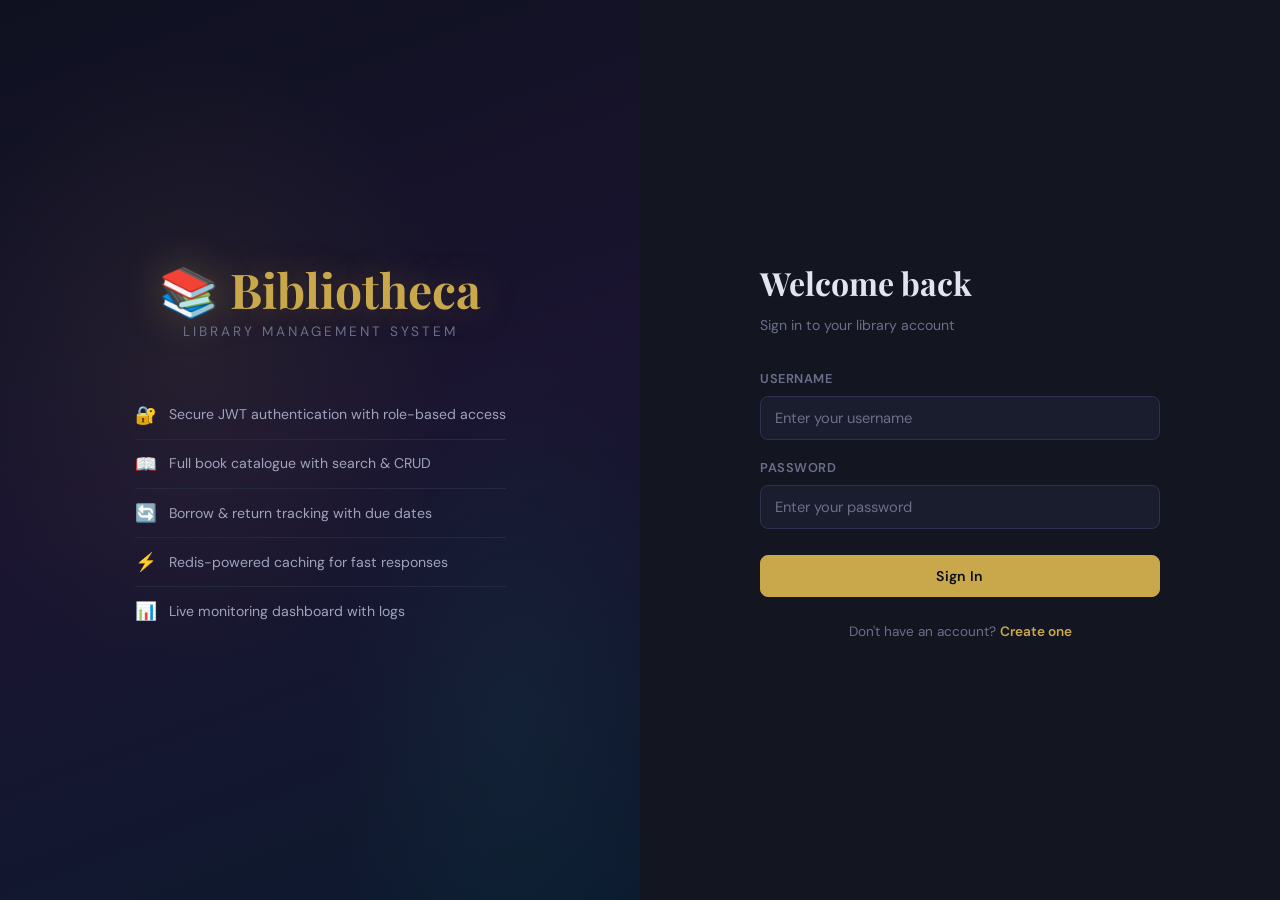
<file: frontend/index.html>
<!DOCTYPE html>
<html lang="en">
<head>
<meta charset="UTF-8"/>
<meta name="viewport" content="width=device-width, initial-scale=1.0"/>
<title>Library Management System — Login</title>
<link rel="stylesheet" href="css/style.css"/>
</head>
<body>
<div class="auth-page">

  <!-- Hero Panel -->
  <div class="auth-hero">
    <div class="auth-hero-content">
      <div class="auth-logo">📚 Bibliotheca</div>
      <div class="auth-tagline">Library Management System</div>
      <ul class="auth-features">
        <li><span class="feat-icon">🔐</span> Secure JWT authentication with role-based access</li>
        <li><span class="feat-icon">📖</span> Full book catalogue with search & CRUD</li>
        <li><span class="feat-icon">🔄</span> Borrow & return tracking with due dates</li>
        <li><span class="feat-icon">⚡</span> Redis-powered caching for fast responses</li>
        <li><span class="feat-icon">📊</span> Live monitoring dashboard with logs</li>
      </ul>
    </div>
  </div>

  <!-- Auth Panel -->
  <div class="auth-panel">
    <div class="auth-form-wrap">

      <!-- LOGIN FORM -->
      <div id="login-view">
        <h2>Welcome back</h2>
        <p class="subtitle">Sign in to your library account</p>

        <div id="login-error" class="form-error" style="display:none;color:var(--red);font-size:0.85rem;margin-bottom:14px;padding:10px 14px;background:var(--red-dim);border-radius:var(--radius-sm);border:1px solid var(--red)"></div>

        <div class="form-group">
          <label>Username</label>
          <input class="form-control" type="text" id="login-username" placeholder="Enter your username" autocomplete="username"/>
        </div>
        <div class="form-group">
          <label>Password</label>
          <input class="form-control" type="password" id="login-password" placeholder="Enter your password" autocomplete="current-password"/>
        </div>

        <button class="btn btn-primary btn-full" id="login-btn" style="margin-top:8px">
          Sign In
        </button>

        <div class="auth-switch">
          Don't have an account? <a href="#" id="show-register">Create one</a>
        </div>
      </div>

      <!-- REGISTER FORM -->
      <div id="register-view" style="display:none">
        <h2>Create account</h2>
        <p class="subtitle">Join the library system</p>

        <div id="reg-error" class="form-error" style="display:none;color:var(--red);font-size:0.85rem;margin-bottom:14px;padding:10px 14px;background:var(--red-dim);border-radius:var(--radius-sm);border:1px solid var(--red)"></div>

        <div class="form-row">
          <div class="form-group">
            <label>Username</label>
            <input class="form-control" type="text" id="reg-username" placeholder="username" autocomplete="username"/>
          </div>
          <div class="form-group">
            <label>Role</label>
            <select class="form-control" id="reg-role">
              <option value="member">Member</option>
              <option value="admin">Admin</option>
            </select>
          </div>
        </div>
        <div class="form-group">
          <label>Email</label>
          <input class="form-control" type="email" id="reg-email" placeholder="you@example.com" autocomplete="email"/>
        </div>
        <div class="form-group">
          <label>Password</label>
          <input class="form-control" type="password" id="reg-password" placeholder="Min 6 characters" autocomplete="new-password"/>
        </div>

        <button class="btn btn-primary btn-full" id="register-btn" style="margin-top:8px">
          Create Account
        </button>

        <div class="auth-switch">
          Already have an account? <a href="#" id="show-login">Sign in</a>
        </div>
      </div>

    </div>
  </div>
</div>

<script type="module">
import { authAPI, auth } from './js/api.js';
import { redirectIfLoggedIn, setLoading } from './js/utils.js';

redirectIfLoggedIn('dashboard.html');

// Toggle views
document.getElementById('show-register').addEventListener('click', e => {
  e.preventDefault();
  document.getElementById('login-view').style.display = 'none';
  document.getElementById('register-view').style.display = 'block';
});
document.getElementById('show-login').addEventListener('click', e => {
  e.preventDefault();
  document.getElementById('register-view').style.display = 'none';
  document.getElementById('login-view').style.display = 'block';
});

// Login
const loginBtn = document.getElementById('login-btn');
async function doLogin() {
  const username = document.getElementById('login-username').value.trim();
  const password = document.getElementById('login-password').value;
  const errEl    = document.getElementById('login-error');
  errEl.style.display = 'none';
  if (!username || !password) { errEl.textContent = 'Please fill in all fields.'; errEl.style.display = 'block'; return; }
  setLoading(loginBtn, true, 'Sign In');
  try {
    const data = await authAPI.login(username, password);
    auth.setToken(data.access_token);
    const me = await authAPI.me();
    auth.setUser(me);
    window.location.href = 'dashboard.html';
  } catch (e) {
    errEl.textContent = e.message;
    errEl.style.display = 'block';
  } finally { setLoading(loginBtn, false, 'Sign In'); }
}
loginBtn.addEventListener('click', doLogin);
document.getElementById('login-password').addEventListener('keydown', e => { if (e.key === 'Enter') doLogin(); });

// Register
const regBtn = document.getElementById('register-btn');
async function doRegister() {
  const username = document.getElementById('reg-username').value.trim();
  const email    = document.getElementById('reg-email').value.trim();
  const password = document.getElementById('reg-password').value;
  const role     = document.getElementById('reg-role').value;
  const errEl    = document.getElementById('reg-error');
  errEl.style.display = 'none';
  if (!username || !email || !password) { errEl.textContent = 'Please fill in all fields.'; errEl.style.display = 'block'; return; }
  setLoading(regBtn, true, 'Create Account');
  try {
    const data = await authAPI.register(username, email, password, role);
    auth.setToken(data.access_token);
    auth.setUser(data.user);
    window.location.href = 'dashboard.html';
  } catch (e) {
    errEl.textContent = e.message;
    errEl.style.display = 'block';
  } finally { setLoading(regBtn, false, 'Create Account'); }
}
regBtn.addEventListener('click', doRegister);
document.getElementById('reg-password').addEventListener('keydown', e => { if (e.key === 'Enter') doRegister(); });
</script>
</body>
</html>
</file>
<file: frontend/css/style.css>
/* ============================================================
   Library Management System — Global Stylesheet
   Design: Dark editorial / luxury library aesthetic
   Fonts: Playfair Display (headings) + DM Sans (body)
   ============================================================ */

@import url('https://fonts.googleapis.com/css2?family=Playfair+Display:ital,wght@0,600;0,700;1,400&family=DM+Sans:wght@300;400;500;600&display=swap');

/* ── Variables ────────────────────────────────────────────── */
:root {
  --bg:         #0c0e14;
  --bg2:        #131621;
  --bg3:        #1a1d2e;
  --card:       #181b28;
  --card2:      #1f2235;
  --border:     #252840;
  --border2:    #2e3150;

  --gold:       #c9a84c;
  --gold2:      #e8c97a;
  --gold-dim:   rgba(201,168,76,0.12);
  --gold-glow:  rgba(201,168,76,0.25);

  --teal:       #2dd4bf;
  --teal-dim:   rgba(45,212,191,0.1);

  --red:        #f43f5e;
  --red-dim:    rgba(244,63,94,0.12);

  --green:      #34d399;
  --green-dim:  rgba(52,211,153,0.1);

  --amber:      #fbbf24;
  --amber-dim:  rgba(251,191,36,0.1);

  --text:       #e2e4ef;
  --text2:      #9fa3be;
  --text3:      #6b6f8a;

  --radius:     12px;
  --radius-sm:  8px;
  --radius-lg:  16px;

  --shadow:     0 4px 24px rgba(0,0,0,0.4);
  --shadow-lg:  0 8px 40px rgba(0,0,0,0.6);
  --shadow-gold: 0 0 30px rgba(201,168,76,0.15);

  --transition: 0.2s cubic-bezier(0.4,0,0.2,1);
}

/* ── Reset ────────────────────────────────────────────────── */
*, *::before, *::after { box-sizing: border-box; margin: 0; padding: 0; }
html { scroll-behavior: smooth; }
body {
  font-family: 'DM Sans', sans-serif;
  background: var(--bg);
  color: var(--text);
  min-height: 100vh;
  line-height: 1.6;
  -webkit-font-smoothing: antialiased;
}
img { max-width: 100%; display: block; }
button { cursor: pointer; font-family: inherit; }
input, textarea, select { font-family: inherit; }
a { color: var(--gold); text-decoration: none; }

/* ── Auth pages ───────────────────────────────────────────── */
.auth-page {
  min-height: 100vh;
  display: grid;
  grid-template-columns: 1fr 1fr;
}
@media (max-width: 768px) { .auth-page { grid-template-columns: 1fr; } }

.auth-hero {
  background: linear-gradient(160deg, #0f1120 0%, #1a1430 50%, #0c1a2e 100%);
  display: flex;
  flex-direction: column;
  justify-content: center;
  align-items: center;
  padding: 60px 48px;
  position: relative;
  overflow: hidden;
}
.auth-hero::before {
  content: '';
  position: absolute;
  inset: 0;
  background:
    radial-gradient(ellipse 60% 50% at 30% 40%, rgba(201,168,76,0.08) 0%, transparent 70%),
    radial-gradient(ellipse 40% 60% at 80% 80%, rgba(45,212,191,0.05) 0%, transparent 70%);
}
.auth-hero-content { position: relative; z-index: 1; text-align: center; max-width: 380px; }
.auth-logo {
  font-family: 'Playfair Display', serif;
  font-size: 3rem;
  font-weight: 700;
  color: var(--gold);
  line-height: 1;
  margin-bottom: 8px;
  text-shadow: 0 0 40px rgba(201,168,76,0.3);
}
.auth-tagline {
  font-size: 0.85rem;
  letter-spacing: 3px;
  text-transform: uppercase;
  color: var(--text3);
  margin-bottom: 48px;
}
.auth-features { list-style: none; text-align: left; }
.auth-features li {
  display: flex; align-items: center; gap: 12px;
  padding: 10px 0; border-bottom: 1px solid var(--border);
  font-size: 0.88rem; color: var(--text2);
}
.auth-features li:last-child { border-bottom: none; }
.feat-icon { color: var(--gold); font-size: 1.1rem; flex-shrink: 0; }
@media (max-width: 768px) { .auth-hero { display: none; } }

.auth-panel {
  display: flex;
  flex-direction: column;
  justify-content: center;
  align-items: center;
  padding: 60px 48px;
  background: var(--bg2);
}
.auth-form-wrap { width: 100%; max-width: 400px; }
.auth-form-wrap h2 {
  font-family: 'Playfair Display', serif;
  font-size: 2rem;
  color: var(--text);
  margin-bottom: 6px;
}
.auth-form-wrap p.subtitle { color: var(--text3); font-size: 0.88rem; margin-bottom: 32px; }
.auth-switch { margin-top: 24px; text-align: center; font-size: 0.85rem; color: var(--text3); }
.auth-switch a { color: var(--gold); font-weight: 600; }
.auth-switch a:hover { color: var(--gold2); }

/* ── Form elements ────────────────────────────────────────── */
.form-group { margin-bottom: 18px; }
.form-group label {
  display: block; font-size: 0.8rem; font-weight: 600;
  letter-spacing: 0.5px; text-transform: uppercase;
  color: var(--text3); margin-bottom: 7px;
}
.form-control {
  width: 100%;
  background: var(--bg3);
  border: 1px solid var(--border2);
  border-radius: var(--radius-sm);
  color: var(--text);
  padding: 11px 14px;
  font-size: 0.92rem;
  transition: border-color var(--transition), box-shadow var(--transition);
  outline: none;
}
.form-control:focus {
  border-color: var(--gold);
  box-shadow: 0 0 0 3px var(--gold-dim);
}
.form-control::placeholder { color: var(--text3); }
select.form-control { appearance: none; background-image: url("data:image/svg+xml,%3Csvg xmlns='http://www.w3.org/2000/svg' width='12' height='8' fill='none'%3E%3Cpath d='M1 1l5 5 5-5' stroke='%236b6f8a' stroke-width='1.5' stroke-linecap='round'/%3E%3C/svg%3E"); background-repeat: no-repeat; background-position: right 14px center; padding-right: 36px; }
.form-row { display: grid; grid-template-columns: 1fr 1fr; gap: 14px; }
@media (max-width: 500px) { .form-row { grid-template-columns: 1fr; } }

/* ── Buttons ──────────────────────────────────────────────── */
.btn {
  display: inline-flex; align-items: center; justify-content: center; gap: 7px;
  padding: 11px 22px; border-radius: var(--radius-sm);
  font-size: 0.88rem; font-weight: 600; letter-spacing: 0.3px;
  border: 1.5px solid transparent;
  transition: all var(--transition);
  white-space: nowrap;
}
.btn:disabled { opacity: 0.5; pointer-events: none; }
.btn-primary {
  background: var(--gold); color: #0c0e14; border-color: var(--gold);
}
.btn-primary:hover { background: var(--gold2); border-color: var(--gold2); box-shadow: 0 0 20px var(--gold-glow); transform: translateY(-1px); }
.btn-secondary {
  background: var(--card2); color: var(--text); border-color: var(--border2);
}
.btn-secondary:hover { border-color: var(--gold); color: var(--gold); }
.btn-danger {
  background: var(--red-dim); color: var(--red); border-color: var(--red);
}
.btn-danger:hover { background: var(--red); color: white; }
.btn-ghost {
  background: transparent; color: var(--text2); border-color: var(--border2);
}
.btn-ghost:hover { border-color: var(--text2); color: var(--text); }
.btn-teal {
  background: var(--teal-dim); color: var(--teal); border-color: var(--teal);
}
.btn-teal:hover { background: var(--teal); color: var(--bg); }
.btn-full { width: 100%; }
.btn-sm { padding: 7px 14px; font-size: 0.8rem; }
.btn-icon {
  background: transparent; border: none; color: var(--text3);
  padding: 6px; border-radius: 6px; display: inline-flex; align-items: center; justify-content: center;
  transition: all var(--transition);
}
.btn-icon:hover { background: var(--card2); color: var(--text); }

/* ── App shell ────────────────────────────────────────────── */
.app-shell { display: grid; grid-template-columns: 240px 1fr; min-height: 100vh; }
@media (max-width: 900px) { .app-shell { grid-template-columns: 1fr; } }

/* ── Sidebar ──────────────────────────────────────────────── */
.sidebar {
  background: var(--bg2);
  border-right: 1px solid var(--border);
  display: flex; flex-direction: column;
  position: sticky; top: 0; height: 100vh;
  overflow-y: auto;
}
.sidebar-logo {
  padding: 28px 24px 20px;
  border-bottom: 1px solid var(--border);
}
.sidebar-logo .logo-text {
  font-family: 'Playfair Display', serif;
  font-size: 1.35rem; font-weight: 700;
  color: var(--gold);
  line-height: 1.2;
}
.sidebar-logo .logo-sub {
  font-size: 0.7rem; letter-spacing: 2px; text-transform: uppercase;
  color: var(--text3); margin-top: 2px;
}
.sidebar-nav { padding: 16px 12px; flex: 1; }
.nav-section-label {
  font-size: 0.65rem; font-weight: 700; letter-spacing: 2px; text-transform: uppercase;
  color: var(--text3); padding: 14px 12px 6px;
}
.nav-item {
  display: flex; align-items: center; gap: 12px;
  padding: 10px 12px; border-radius: var(--radius-sm);
  color: var(--text2); font-size: 0.875rem; font-weight: 500;
  transition: all var(--transition); cursor: pointer; margin-bottom: 2px;
  text-decoration: none; border: none; background: none; width: 100%; text-align: left;
}
.nav-item:hover { background: var(--bg3); color: var(--text); }
.nav-item.active { background: var(--gold-dim); color: var(--gold); font-weight: 600; }
.nav-item .nav-icon { font-size: 1rem; width: 20px; text-align: center; }
.nav-item .nav-badge {
  margin-left: auto; background: var(--red); color: white;
  font-size: 0.65rem; font-weight: 700; border-radius: 10px; padding: 2px 7px;
}

.sidebar-footer {
  padding: 16px 12px;
  border-top: 1px solid var(--border);
}
.user-card {
  display: flex; align-items: center; gap: 10px;
  padding: 10px; border-radius: var(--radius-sm);
  background: var(--bg3);
}
.user-avatar {
  width: 34px; height: 34px; border-radius: 50%;
  background: linear-gradient(135deg, var(--gold), #8b5e1a);
  display: flex; align-items: center; justify-content: center;
  font-weight: 700; font-size: 0.85rem; color: var(--bg); flex-shrink: 0;
}
.user-info { flex: 1; min-width: 0; }
.user-name { font-size: 0.82rem; font-weight: 600; color: var(--text); white-space: nowrap; overflow: hidden; text-overflow: ellipsis; }
.user-role { font-size: 0.68rem; text-transform: uppercase; letter-spacing: 1px; }
.role-admin   { color: var(--gold); }
.role-member  { color: var(--teal); }

/* ── Main content ─────────────────────────────────────────── */
.main-content { flex: 1; overflow-y: auto; }
.page { display: none; padding: 32px; }
.page.active { display: block; }

.page-header { margin-bottom: 28px; }
.page-header h1 {
  font-family: 'Playfair Display', serif;
  font-size: 1.8rem; font-weight: 700; color: var(--text);
}
.page-header p { color: var(--text3); font-size: 0.88rem; margin-top: 4px; }

.page-toolbar {
  display: flex; align-items: center; gap: 12px;
  margin-bottom: 20px; flex-wrap: wrap;
}
.search-box {
  flex: 1; min-width: 220px;
  position: relative;
}
.search-box input {
  width: 100%; padding: 10px 14px 10px 38px;
  background: var(--card); border: 1px solid var(--border2);
  border-radius: var(--radius-sm); color: var(--text); font-size: 0.88rem; outline: none;
  transition: border-color var(--transition);
}
.search-box input:focus { border-color: var(--gold); }
.search-box::before {
  content: '⌕'; position: absolute; left: 12px; top: 50%; transform: translateY(-50%);
  color: var(--text3); font-size: 1.1rem; pointer-events: none;
}
.filter-select {
  background: var(--card); border: 1px solid var(--border2);
  border-radius: var(--radius-sm); color: var(--text); font-size: 0.85rem;
  padding: 10px 14px; outline: none; cursor: pointer;
}

/* ── Stat cards ───────────────────────────────────────────── */
.stats-row { display: grid; grid-template-columns: repeat(auto-fit, minmax(180px, 1fr)); gap: 16px; margin-bottom: 28px; }
.stat-card {
  background: var(--card); border: 1px solid var(--border);
  border-radius: var(--radius); padding: 20px;
  position: relative; overflow: hidden;
  transition: transform var(--transition), box-shadow var(--transition);
}
.stat-card:hover { transform: translateY(-2px); box-shadow: var(--shadow-gold); }
.stat-card::after {
  content: ''; position: absolute; top: 0; left: 0; right: 0; height: 2px;
  background: var(--gold);
}
.stat-card.teal::after { background: var(--teal); }
.stat-card.red::after  { background: var(--red); }
.stat-card.green::after { background: var(--green); }
.stat-card.amber::after { background: var(--amber); }
.stat-label { font-size: 0.72rem; text-transform: uppercase; letter-spacing: 1px; color: var(--text3); margin-bottom: 10px; }
.stat-value { font-size: 2.2rem; font-weight: 700; color: var(--text); line-height: 1; }
.stat-sub   { font-size: 0.75rem; color: var(--text3); margin-top: 6px; }

/* ── Cards / Grid ─────────────────────────────────────────── */
.card {
  background: var(--card); border: 1px solid var(--border);
  border-radius: var(--radius); overflow: hidden;
}
.card-header {
  padding: 18px 20px; border-bottom: 1px solid var(--border);
  display: flex; align-items: center; justify-content: space-between;
}
.card-header h3 { font-size: 0.9rem; font-weight: 700; color: var(--text); }
.card-body { padding: 20px; }

/* ── Table ────────────────────────────────────────────────── */
.table-wrap { overflow-x: auto; }
table { width: 100%; border-collapse: collapse; font-size: 0.86rem; }
thead th {
  text-align: left; padding: 12px 16px;
  font-size: 0.72rem; font-weight: 700; text-transform: uppercase; letter-spacing: 1px;
  color: var(--text3); border-bottom: 1px solid var(--border);
  background: var(--card2);
}
tbody td { padding: 13px 16px; border-bottom: 1px solid rgba(255,255,255,0.03); color: var(--text2); vertical-align: middle; }
tbody tr { transition: background var(--transition); }
tbody tr:hover { background: rgba(255,255,255,0.02); }
tbody tr:last-child td { border-bottom: none; }

/* ── Books grid ───────────────────────────────────────────── */
.books-grid {
  display: grid;
  grid-template-columns: repeat(auto-fill, minmax(260px, 1fr));
  gap: 18px;
}
.book-card {
  background: var(--card); border: 1px solid var(--border);
  border-radius: var(--radius); padding: 20px;
  display: flex; flex-direction: column; gap: 12px;
  transition: transform var(--transition), box-shadow var(--transition), border-color var(--transition);
  cursor: default;
}
.book-card:hover { transform: translateY(-3px); box-shadow: var(--shadow); border-color: var(--border2); }
.book-card-spine {
  width: 100%; height: 4px; border-radius: 2px;
  background: linear-gradient(90deg, var(--gold), var(--teal));
  margin-bottom: 4px;
}
.book-title {
  font-family: 'Playfair Display', serif;
  font-size: 1rem; font-weight: 600; color: var(--text);
  line-height: 1.35; display: -webkit-box; -webkit-line-clamp: 2; -webkit-box-orient: vertical; overflow: hidden;
}
.book-author { font-size: 0.8rem; color: var(--text3); }
.book-isbn { font-size: 0.72rem; color: var(--text3); font-family: monospace; }
.book-meta { display: flex; align-items: center; gap: 8px; flex-wrap: wrap; margin-top: auto; }
.book-actions { display: flex; gap: 6px; margin-top: 4px; }
.book-actions .btn { flex: 1; }

/* ── Badges ───────────────────────────────────────────────── */
.badge {
  display: inline-flex; align-items: center; gap: 4px;
  padding: 3px 10px; border-radius: 20px; font-size: 0.72rem; font-weight: 700;
  text-transform: uppercase; letter-spacing: 0.5px;
}
.badge-available  { background: var(--green-dim);  color: var(--green);  border: 1px solid rgba(52,211,153,0.3); }
.badge-unavailable{ background: var(--red-dim);    color: var(--red);    border: 1px solid rgba(244,63,94,0.3); }
.badge-active     { background: var(--teal-dim);   color: var(--teal);   border: 1px solid rgba(45,212,191,0.3); }
.badge-returned   { background: var(--green-dim);  color: var(--green);  border: 1px solid rgba(52,211,153,0.3); }
.badge-overdue    { background: var(--red-dim);    color: var(--red);    border: 1px solid rgba(244,63,94,0.3); }
.badge-admin      { background: var(--gold-dim);   color: var(--gold);   border: 1px solid rgba(201,168,76,0.3); }
.badge-member     { background: var(--teal-dim);   color: var(--teal);   border: 1px solid rgba(45,212,191,0.3); }
.copies-badge { font-size: 0.75rem; color: var(--text3); }

/* ── Modal ────────────────────────────────────────────────── */
.modal { display: none; position: fixed; inset: 0; z-index: 1000; align-items: center; justify-content: center; }
.modal.open { display: flex; }
.modal-backdrop {
  position: absolute; inset: 0;
  background: rgba(8,10,18,0.85);
  backdrop-filter: blur(6px);
  animation: fadeIn 0.2s ease;
}
.modal-box {
  position: relative; z-index: 1;
  background: var(--card); border: 1px solid var(--border2);
  border-radius: var(--radius-lg); padding: 28px;
  width: 90%; max-width: 520px; max-height: 90vh; overflow-y: auto;
  box-shadow: var(--shadow-lg);
  animation: slideUp 0.25s cubic-bezier(0.34,1.56,0.64,1);
}
.modal-title {
  font-family: 'Playfair Display', serif;
  font-size: 1.3rem; margin-bottom: 20px; color: var(--text);
}
.modal-actions { display: flex; gap: 10px; margin-top: 24px; justify-content: flex-end; }

/* ── Toast ────────────────────────────────────────────────── */
#toast-container {
  position: fixed; top: 20px; right: 20px; z-index: 9999;
  display: flex; flex-direction: column; gap: 8px;
}
.toast {
  display: flex; align-items: center; gap: 10px;
  padding: 12px 18px; border-radius: var(--radius-sm);
  font-size: 0.85rem; font-weight: 500;
  max-width: 340px; background: var(--card2); border: 1px solid var(--border2);
  box-shadow: var(--shadow); color: var(--text);
  opacity: 0; transform: translateX(30px);
  transition: opacity 0.25s ease, transform 0.25s ease;
}
.toast.show { opacity: 1; transform: translateX(0); }
.toast-icon { font-size: 1rem; flex-shrink: 0; }
.toast-success { border-color: var(--green); background: rgba(52,211,153,0.1); }
.toast-success .toast-icon { color: var(--green); }
.toast-error   { border-color: var(--red);   background: rgba(244,63,94,0.1); }
.toast-error   .toast-icon { color: var(--red); }
.toast-warning { border-color: var(--amber); background: rgba(251,191,36,0.1); }
.toast-warning .toast-icon { color: var(--amber); }
.toast-info    { border-color: var(--gold);  background: var(--gold-dim); }
.toast-info    .toast-icon { color: var(--gold); }

/* ── Confirm dialog ───────────────────────────────────────── */
.confirm-overlay {
  position: fixed; inset: 0; background: rgba(8,10,18,0.8);
  display: flex; align-items: center; justify-content: center;
  z-index: 2000; opacity: 0; transition: opacity 0.2s;
}
.confirm-overlay.show { opacity: 1; }
.confirm-box {
  background: var(--card); border: 1px solid var(--border2);
  border-radius: var(--radius); padding: 28px; max-width: 360px; width: 90%;
  box-shadow: var(--shadow-lg);
}
.confirm-box p { color: var(--text); margin-bottom: 20px; font-size: 0.95rem; }
.confirm-actions { display: flex; gap: 10px; justify-content: flex-end; }

/* ── Spinner ──────────────────────────────────────────────── */
.spinner-wrap { display: flex; align-items: center; justify-content: center; padding: 48px; }
.spinner {
  width: 36px; height: 36px; border: 3px solid var(--border2);
  border-top-color: var(--gold); border-radius: 50%;
  animation: spin 0.7s linear infinite;
}
.btn-spinner {
  display: inline-block; width: 13px; height: 13px;
  border: 2px solid currentColor; border-top-color: transparent;
  border-radius: 50%; animation: spin 0.7s linear infinite;
}

/* ── Pagination ───────────────────────────────────────────── */
.pagination { display: flex; align-items: center; gap: 8px; margin-top: 20px; justify-content: center; }
.pagination button {
  padding: 7px 14px; border-radius: var(--radius-sm);
  background: var(--card2); border: 1px solid var(--border2);
  color: var(--text2); font-size: 0.82rem; cursor: pointer; transition: all var(--transition);
}
.pagination button:hover:not(:disabled) { border-color: var(--gold); color: var(--gold); }
.pagination button.active { background: var(--gold-dim); color: var(--gold); border-color: var(--gold); font-weight: 700; }
.pagination button:disabled { opacity: 0.3; cursor: not-allowed; }
.pagination-info { font-size: 0.8rem; color: var(--text3); }

/* ── Empty state ──────────────────────────────────────────── */
.empty-state {
  text-align: center; padding: 60px 20px; color: var(--text3);
}
.empty-icon { font-size: 3rem; margin-bottom: 12px; opacity: 0.4; }
.empty-state h3 { font-size: 1rem; color: var(--text2); margin-bottom: 6px; }
.empty-state p  { font-size: 0.85rem; }

/* ── Animations ───────────────────────────────────────────── */
@keyframes fadeIn   { from { opacity: 0; } to { opacity: 1; } }
@keyframes slideUp  { from { opacity: 0; transform: translateY(20px) scale(0.97); } to { opacity: 1; transform: none; } }
@keyframes spin     { to { transform: rotate(360deg); } }
@keyframes shimmer  {
  0%   { background-position: -400px 0; }
  100% { background-position:  400px 0; }
}

/* ── Skeleton loader ──────────────────────────────────────── */
.skeleton {
  background: linear-gradient(90deg, var(--card) 25%, var(--card2) 50%, var(--card) 75%);
  background-size: 400px 100%;
  animation: shimmer 1.4s infinite;
  border-radius: 6px;
}

/* ── Mobile nav toggle ────────────────────────────────────── */
.mobile-nav-toggle {
  display: none; position: fixed; top: 16px; left: 16px; z-index: 500;
  background: var(--card); border: 1px solid var(--border2);
  border-radius: var(--radius-sm); padding: 8px 12px; color: var(--text); font-size: 1.1rem;
}
@media (max-width: 900px) {
  .mobile-nav-toggle { display: block; }
  .sidebar { position: fixed; left: -260px; top: 0; bottom: 0; width: 240px; z-index: 400; transition: left 0.3s ease; }
  .sidebar.open { left: 0; }
  .page { padding: 20px; padding-top: 60px; }
}

/* ── Scrollbar ────────────────────────────────────────────── */
::-webkit-scrollbar { width: 6px; height: 6px; }
::-webkit-scrollbar-track { background: var(--bg); }
::-webkit-scrollbar-thumb { background: var(--border2); border-radius: 3px; }
::-webkit-scrollbar-thumb:hover { background: var(--text3); }

/* ── Misc helpers ─────────────────────────────────────────── */
.text-gold   { color: var(--gold); }
.text-teal   { color: var(--teal); }
.text-red    { color: var(--red); }
.text-muted  { color: var(--text3); }
.mt-1 { margin-top: 8px; }
.mt-2 { margin-top: 16px; }
.flex { display: flex; }
.gap-2 { gap: 8px; }
.ml-auto { margin-left: auto; }
.text-right { text-align: right; }
</file>
